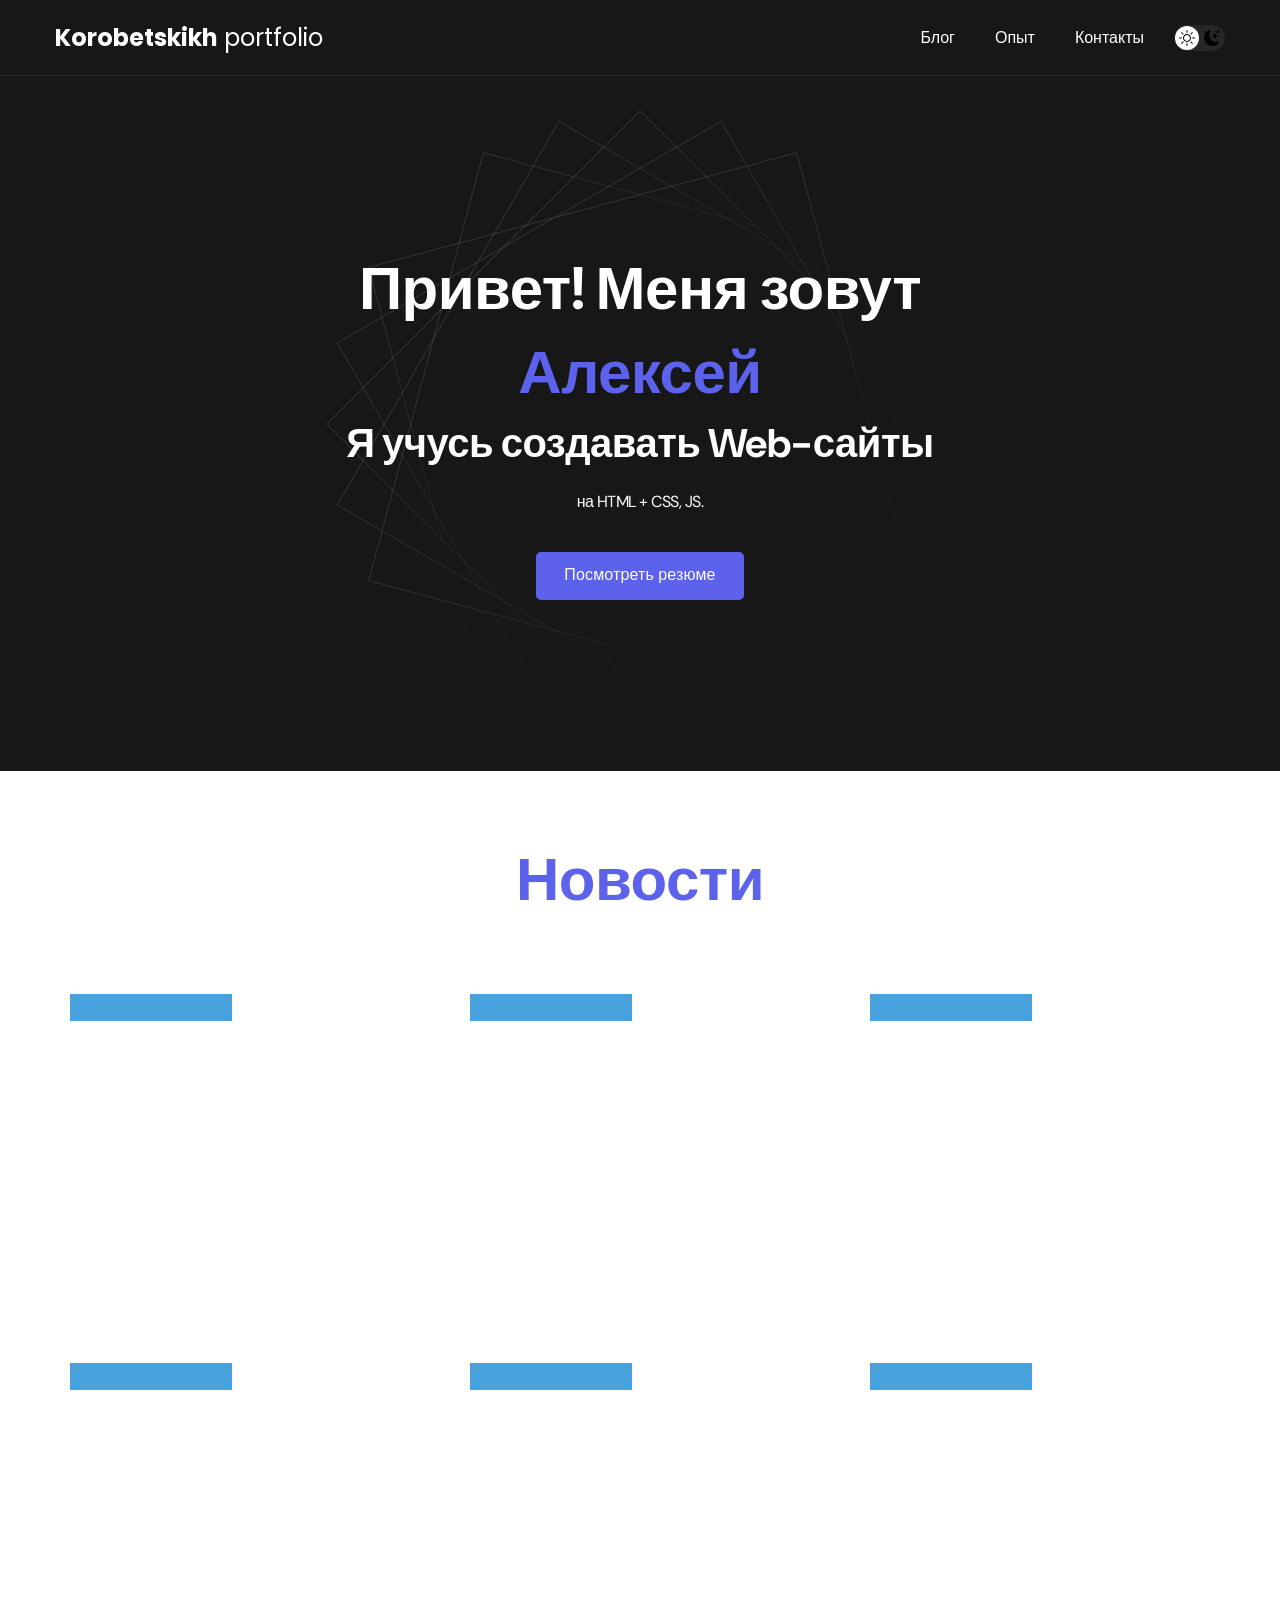
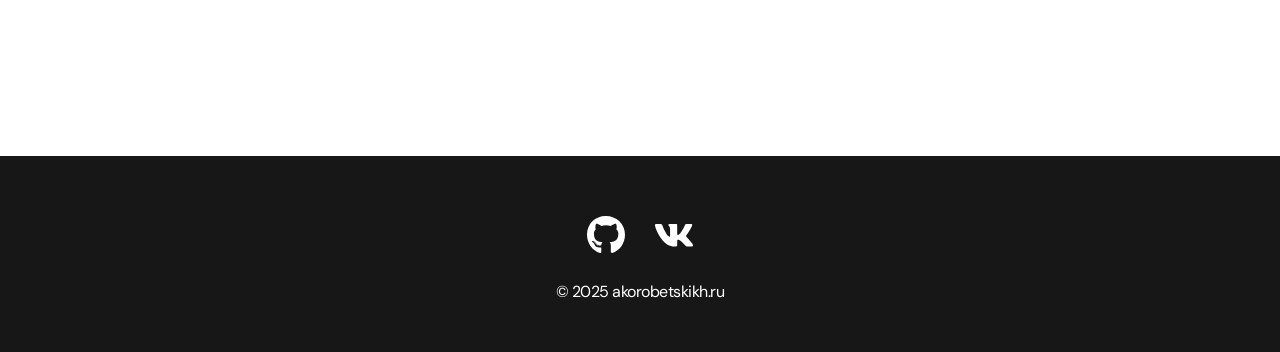
<file: index.html>
<!DOCTYPE html>
<html lang="en">

<head>
    <meta charset="UTF-8">
    <meta name="viewport" content="width=device-width, initial-scale=1.0">
    <title>Korobetskikh Portfolio</title>
    <link rel="stylesheet" href="./css/main.css">
</head>

<body>
    <nav class="nav">
        <div class="container">
            <div class="nav-row">
                <a href="./index.html" class="logo"><strong>Korobetskikh</strong> portfolio</a>
                <button class="dark-mode-btn">
                    <img src="./img/icons/sun.svg" alt="Light mode" class="dark-mode-btn__icon">
                    <img src="./img/icons/moon.svg" alt="Dark mode" class="dark-mode-btn__icon">
                </button>
                <ul class="nav-list">
                    <li class="nav-list__item"><a href="./blog.html" class="nav-list__link">Блог</a></li>
                    <li class="nav-list__item"><a href="./skills.html" class="nav-list__link">Опыт</a></li>
                    <li class="nav-list__item"><a href="./contacts.html" class="nav-list__link">Контакты</a></li>
                </ul>
            </div>
        </div>
    </nav>

    <header class="header">
        <div class="header__wrapper">
            <h1 class="header__title">
                <strong>Привет! Меня зовут <em>Алексей</em></strong><br>
                Я учусь создавать Web-сайты
            </h1>
            <div class="header__text">
                <p>на HTML + CSS, JS.</p>
            </div>
            <a href="./img/projects/resume.pdf" class="btn">Посмотреть резюме</a>
        </div>
    </header>

    <main class="section">
        <div class="container">
            <h2 class="title-1">Новости</h2>
            <ul class="projects">
                <li class="project">
                    <div class="project__category">Персональные данные</div>
                    <a href="https://www.consultant.ru/legalnews/29402/" target="_blank">
                        <img src="./img/projects/pdn1.jpeg" alt="pdn1" class="project__img">
                        <h3 class="project__title">Контроль за обработкой персональных данных: у ряда юрлиц и ИП
                            изменится категория риска с 5 сентября</h3>
                            <div class="project__hover-content">
                            <div class="project__hover-icon">📰</div>
                            <div class="project__hover-text">Читать статью</div>
                            <div class="project__hover-subtext">КонсультантПлюс</div>
                        </div>
                    </a>
                </li>
                <li class="project">
                    <div class="project__category">Персональные данные</div>
                    <a href="https://www.consultant.ru/legalnews/29343/" target="_blank">
                        <img src="./img/projects/pdn2.jpeg" alt="pdn2" class="project__img">
                        <h3 class="project__title">У операторов персональных данных станет больше обязанностей –
                            поправки Минцифры</h3>
                            <div class="project__hover-content">
                            <div class="project__hover-icon">📝</div>
                            <div class="project__hover-text">Читать статью</div>
                            <div class="project__hover-subtext">КонсультантПлюс</div>
                        </div>
                    </a>
                </li>
                <li class="project">
                    <div class="project__category">Персональные данные</div>
                    <a href="https://www.consultant.ru/legalnews/29204/" target="_blank">
                        <img src="./img/projects/pdn3.jpeg" alt="pdn3" class="project__img">
                        <h3 class="project__title">Добровольное обезличивание персональных данных: бизнесу нужно будет
                            соблюдать правила Роскомнадзора</h3>
                            <div class="project__hover-content">
                            <div class="project__hover-icon">🛡️</div>
                            <div class="project__hover-text">Читать статью</div>
                            <div class="project__hover-subtext">КонсультантПлюс</div>
                        </div>
                    </a>
                </li>
                <li class="project">
                    <div class="project__category">Персональные данные</div>
                    <a href="https://www.consultant.ru/legalnews/28832/" target="_blank">
                        <img src="./img/projects/pdn4.jpeg" alt="pdn4" class="project__img">
                        <h3 class="project__title">Национальный мессенджер и обработка персональных данных: опубликован
                            закон о значимых новшествах</h3>
                            <div class="project__hover-content">
                            <div class="project__hover-icon">💬</div>
                            <div class="project__hover-text">Читать статью</div>
                            <div class="project__hover-subtext">КонсультантПлюс</div>
                        </div>
                    </a>
                </li>
                <li class="project">
                    <div class="project__category">Персональные данные</div>
                    <a href="https://www.consultant.ru/legalnews/27142/" target="_blank">
                        <img src="./img/projects/pdn5.jpeg" alt="pdn5" class="project__img">
                        <h3 class="project__title">Новые штрафы за утечку персональных данных и другие нарушения при
                            работе с ними: закон опубликован</h3>
                            <div class="project__hover-content">
                            <div class="project__hover-icon">⚖️</div>
                            <div class="project__hover-text">Читать статью</div>
                            <div class="project__hover-subtext">КонсультантПлюс</div>
                        </div>
                    </a>
                </li>
                <li class="project">
                    <div class="project__category">Персональные данные</div>
                    <a href="https://www.consultant.ru/legalnews/27082/" target="_blank">
                        <img src="./img/projects/pdn6.jpeg" alt="pdn6" class="project__img">
                        <h3 class="project__title">Утечка персональных данных и другие нарушения операторов: поправки к
                            КоАП РФ прошли третье чтение</h3>
                            <div class="project__hover-content">
                            <div class="project__hover-icon">🔒</div>
                            <div class="project__hover-text">Читать статью</div>
                            <div class="project__hover-subtext">КонсультантПлюс</div>
                        </div>
                    </a>
                </li>
            </ul>
        </div>
    </main>

    <button class="scroll-to-top" aria-label="Наверх">↑</button>

    <script>

         // Анимация появления карточек при скролле
        const observerOptions = {
            threshold: 0.1,
            rootMargin: '0px 0px -50px 0px'
        };

        const observer = new IntersectionObserver((entries) => {
            entries.forEach(entry => {
                if (entry.isIntersecting) {
                    entry.target.classList.add('visible');
                }
            });
        }, observerOptions);

        // Инициализация при загрузке страницы
        document.addEventListener('DOMContentLoaded', () => {
            // Наблюдаем за карточками
            const projects = document.querySelectorAll('.project');
            projects.forEach(project => {
                observer.observe(project);
            });
       
            // Кнопка "Наверх"
            const scrollToTopBtn = document.querySelector('.scroll-to-top');
            
            window.addEventListener('scroll', () => {
                if (window.pageYOffset > 300) {
                    scrollToTopBtn.classList.add('visible');
                } else {
                    scrollToTopBtn.classList.remove('visible');
                }
            });

            scrollToTopBtn.addEventListener('click', () => {
                window.scrollTo({
                    top: 0,
                    behavior: 'smooth'
                });
            });

           // Добавляем эффект клика на карточки
            projects.forEach(project => {
                project.addEventListener('click', function(e) {
                    // Добавляем эффект "нажатия"
                    this.style.transform = 'scale(0.95)';
                    setTimeout(() => {
                        this.style.transform = '';
                    }, 150);
                });

                // Добавляем клавиатурную навигацию
                project.addEventListener('keypress', function(e) {
                    if (e.key === 'Enter' || e.key === ' ') {
                        const link = this.querySelector('a');
                        if (link) {
                            window.open(link.href, '_blank');
                        }
                    }
                });
            });

            // Добавляем tabindex для доступности
            projects.forEach(project => {
                project.setAttribute('tabindex', '0');
                project.setAttribute('role', 'article');
            });
        });

        // Плавный скролл для навигации
        document.querySelectorAll('a[href^="#"]').forEach(anchor => {
            anchor.addEventListener('click', function (e) {
                e.preventDefault();
                const target = document.querySelector(this.getAttribute('href'));
                if (target) {
                    target.scrollIntoView({
                        behavior: 'smooth',
                        block: 'start'
                    });
                }
            });
        }); 

    </script>

    <footer class="footer">
        <div class="container">
            <div class="footer__wrapper">
                <ul class="social">
                    <li class="social__item"><a href="https://github.com/AleNiKor"><img src="./img/icons/gitHub.svg"
                                alt="Link"></a></li>
                    <li class="social__item"><a href="https://vk.com/korobetskikh"><img src="./img/icons/vk.svg"
                                alt="Link"></a></li>
                </ul>
                <div class="copyright">
                    <p>© 2025 akorobetskikh.ru </p>
                </div>
            </div>
        </div>
    </footer>

    <script src="./js/main.js"></script>

</body>


</html>
</file>
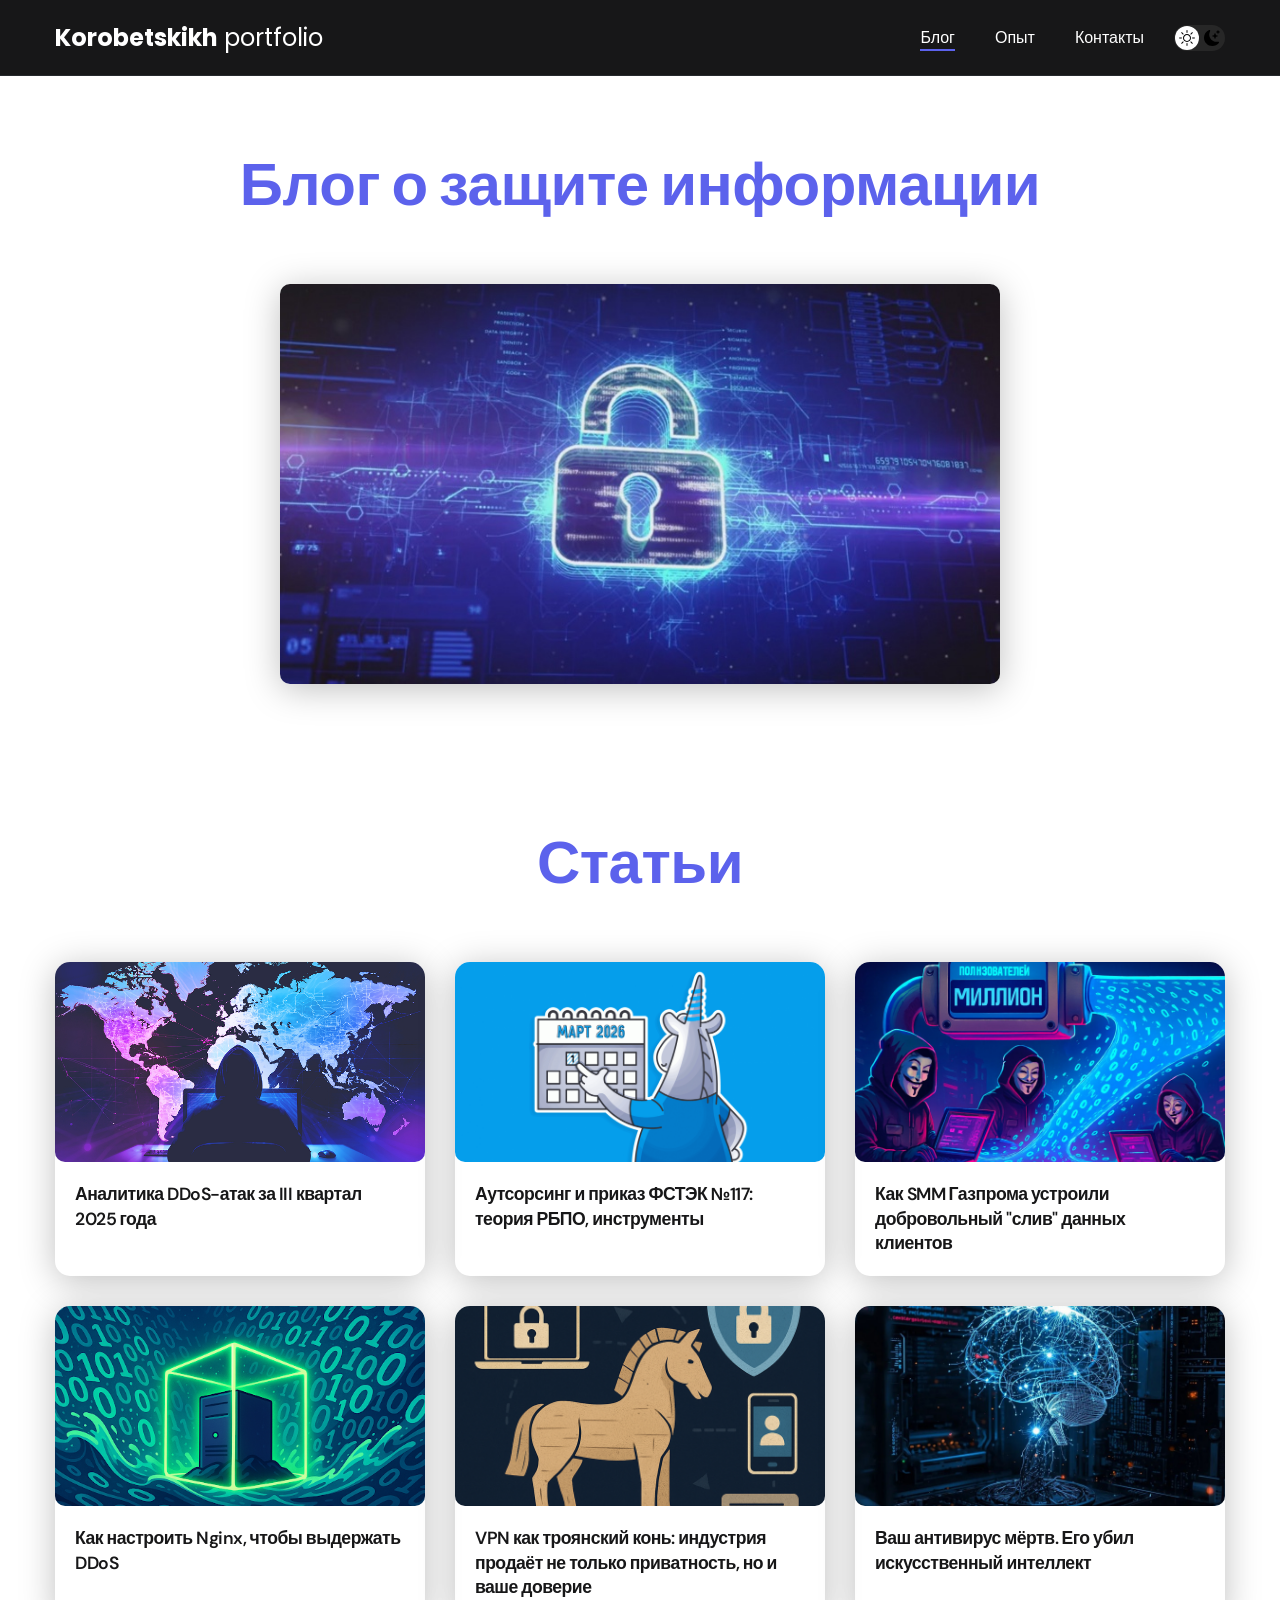
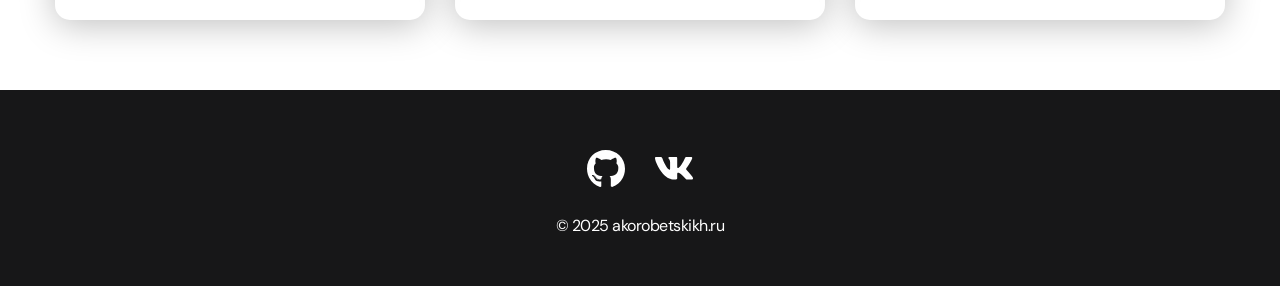
<file: blog.html>
<!DOCTYPE html>
<html lang="en">

<head>
    <meta charset="UTF-8">
    <meta name="viewport" content="width=device-width, initial-scale=1.0">
    <title>Korobetskikh Portfolio</title>
    <link rel="stylesheet" href="./css/main.css">
</head>

<body>
    <nav class="nav">
        <div class="container">
            <div class="nav-row">
                <a href="./index.html" class="logo"><strong>Korobetskikh</strong> portfolio</a>
                <button class="dark-mode-btn">
                    <img src="./img/icons/sun.svg" alt="Light mode" class="dark-mode-btn__icon">
                    <img src="./img/icons/moon.svg" alt="Dark mode" class="dark-mode-btn__icon">
                </button>
                <ul class="nav-list">
                    <li class="nav-list__item"><a href="./blog.html"
                            class="nav-list__link nav-list__link--active">Блог</a></li>
                    <li class="nav-list__item"><a href="./skills.html" class="nav-list__link">Опыт</a></li>
                    <li class="nav-list__item"><a href="./contacts.html" class="nav-list__link">Контакты</a></li>
                </ul>
            </div>
        </div>
    </nav>

    <main class="section">
        <div class="container">
            <div class="blog-details">
                <h1 class="title-1">Блог о защите информации</h1>
                <img src="./img/blog/banner-bg.jpeg" alt="Логотип" class="blog-details__cover">
            </div>
        </div>
    </main>

    <main class="section">
        <div class="container">
            <h2 class="title-1">Статьи</h2>
            <ul class="projects">
                <li class="project">
                    <a href="https://habr.com/ru/companies/garda/articles/967976/">
                        <img src="./img/blog/ib1.png" alt="ib1" class="project__img">
                        <h3 class="project__title">Аналитика DDoS-атак за III квартал 2025 года</h3>
                    </a>
                </li>
                <li class="project">
                    <a href="https://habr.com/ru/companies/pvs-studio/articles/967928/">
                        <img src="./img/blog/ib2.png" alt="ib2" class="project__img">
                        <h3 class="project__title">Аутсорсинг и приказ ФСТЭК №117: теория РБПО, инструменты</h3>
                    </a>
                </li>
                <li class="project">
                    <a href="https://habr.com/ru/articles/967420/">
                        <img src="./img/blog/ib3.png" alt="ib3" class="project__img">
                        <h3 class="project__title">Как SMM Газпрома устроили добровольный "слив" данных клиентов</h3>
                    </a>
                </li>
                <li class="project">
                    <a href="https://habr.com/ru/companies/wildberries/articles/959074/">
                        <img src="./img/blog/ib4.png" alt="ib4" class="project__img">
                        <h3 class="project__title">Как настроить Nginx, чтобы выдержать DDoS</h3>
                    </a>
                </li>
                <li class="project">
                    <a href="https://habr.com/ru/articles/966872/">
                        <img src="./img/blog/ib5.png" alt="ib5" class="project__img">
                        <h3 class="project__title">VPN как троянский конь: индустрия продаёт не только приватность, но и
                            ваше доверие</h3>
                    </a>
                </li>
                <li class="project">
                    <a href="https://habr.com/ru/companies/bothub/articles/966910/">
                        <img src="./img/blog/ib6.png" alt="ib6" class="project__img">
                        <h3 class="project__title">Ваш антивирус мёртв. Его убил искусственный интеллект</h3>
                    </a>
                </li>
            </ul>
        </div>
    </main>

    <button class="scroll-to-top" aria-label="Наверх">↑</button>

    <script>
        // Анимация появления элементов при скролле
        const observerOptions = {
            threshold: 0.1,
            rootMargin: '0px 0px -50px 0px'
        };

        const observer = new IntersectionObserver((entries) => {
            entries.forEach(entry => {
                if (entry.isIntersecting) {
                    entry.target.classList.add('visible');
                }
            });
        }, observerOptions);

        // Наблюдаем за элементами, которые должны появляться при скролле
        document.addEventListener('DOMContentLoaded', () => {
            // Анимируем заголовок
            const title = document.querySelector('.title-1');
            setTimeout(() => {
                title.classList.add('visible');
            }, 300);

            // Наблюдаем за карточками статей
            const trendPosts = document.querySelectorAll('.trends_post');
            trendPosts.forEach((post, index) => {
                observer.observe(post);
                // Добавляем задержку для последовательного появления
                post.style.transitionDelay = `${index * 0.1}s`;
            });

            // Кнопка "Наверх"
            const scrollToTopBtn = document.querySelector('.scroll-to-top');

            window.addEventListener('scroll', () => {
                if (window.pageYOffset > 300) {
                    scrollToTopBtn.classList.add('visible');
                } else {
                    scrollToTopBtn.classList.remove('visible');
                }
            });

            scrollToTopBtn.addEventListener('click', () => {
                window.scrollTo({
                    top: 0,
                    behavior: 'smooth'
                });
            });

            // Добавляем интерактивность карточкам
            trendPosts.forEach(post => {
                post.addEventListener('click', (e) => {
                    // Если клик не по ссылке, переходим по ссылке заголовка
                    if (e.target.tagName !== 'A') {
                        const link = post.querySelector('.trands_post_main-wrap_title');
                        if (link) {
                            window.location.href = link.href;
                        }
                    }
                });

                // Добавляем эффект при наведении на всю карточку
                post.style.cursor = 'pointer';
            });
        });

        // Плавный скролл для якорных ссылок
        document.querySelectorAll('a[href^="#"]').forEach(anchor => {
            anchor.addEventListener('click', function (e) {
                e.preventDefault();
                const target = document.querySelector(this.getAttribute('href'));
                if (target) {
                    target.scrollIntoView({
                        behavior: 'smooth',
                        block: 'start'
                    });
                }
            });
        });
    </script>

    <footer class="footer">
        <div class="container">
            <div class="footer__wrapper">
                <ul class="social">
                    <li class="social__item"><a href="https://github.com/AleNiKor"><img src="./img/icons/gitHub.svg"
                                alt="Link"></a></li>
                    <li class="social__item"><a href="https://vk.com/korobetskikh"><img src="./img/icons/vk.svg"
                                alt="Link"></a></li>
                </ul>
                <div class="copyright">
                    <p>© 2025 akorobetskikh.ru </p>
                </div>
            </div>
        </div>
    </footer>

    <script src="./js/main.js"></script>

</body>

</html>
</file>
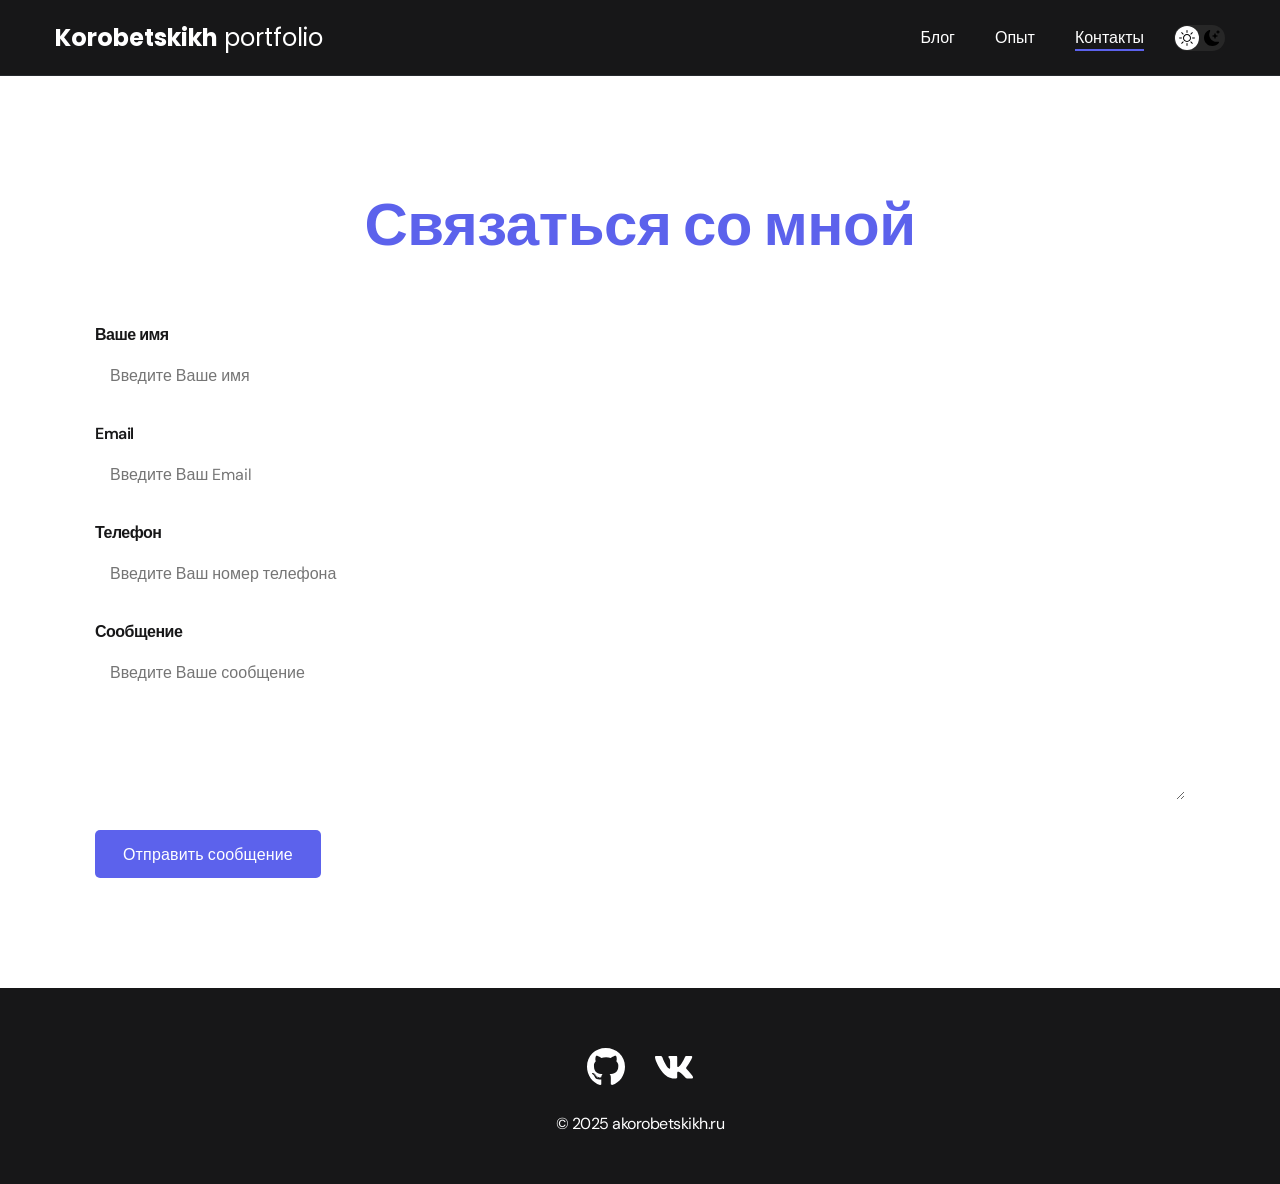
<file: contacts.html>
<!DOCTYPE html>
<html lang="en">

<head>
    <meta charset="UTF-8">
    <meta name="viewport" content="width=device-width, initial-scale=1.0">
    <title>Korobetskikh Portfolio</title>
    <link rel="stylesheet" href="./css/main.css">
</head>

<body>
    <nav class="nav">
        <div class="container">
            <div class="nav-row">
                <a href="./index.html" class="logo"><strong>Korobetskikh</strong> portfolio</a>
                <button class="dark-mode-btn">
                    <img src="./img/icons/sun.svg" alt="Light mode" class="dark-mode-btn__icon">
                    <img src="./img/icons/moon.svg" alt="Dark mode" class="dark-mode-btn__icon">
                </button>
                <ul class="nav-list">
                    <li class="nav-list__item"><a href="./blog.html" class="nav-list__link">Блог</a></li>
                    <li class="nav-list__item"><a href="./skills.html" class="nav-list__link">Опыт</a></li>
                    <li class="nav-list__item"><a href="./contacts.html"
                            class="nav-list__link nav-list__link--active">Контакты</a></li>
                </ul>
            </div>
        </div>
    </nav>

    <main class="section">
        <div class="container">
            <div class="contact-form">
                <h2 class="title-1">Связаться со мной</h2>
                <form id="feedback-form" method="post" action="#">
                    <div class="form-group">
                        <label for="name">Ваше имя</label>
                        <input type="text" id="name" required placeholder="Введите Ваше имя">
                    </div>
                    <div class="form-group">
                        <label for="email">Email</label>
                        <input type="email" id="email" required placeholder="Введите Ваш Email">
                    </div>
                    <div class="form-group">
                        <label for="phone">Телефон</label>
                        <input type="tel" id="phone" placeholder="Введите Ваш номер телефона">
                    </div>
                    <div class="form-group">
                        <label for="message">Сообщение</label>
                        <textarea id="message" name="message" rows="5" required
                            placeholder="Введите Ваше сообщение"></textarea>
                    </div>
                    <button type="submit" class="btn">Отправить сообщение</button>
                </form>
            </div>
        </div>
    </main>


    <footer class="footer">
        <div class="container">
            <div class="footer__wrapper">
                <ul class="social">
                    <li class="social__item"><a href="https://github.com/AleNiKor"><img src="./img/icons/gitHub.svg"
                                alt="Link"></a></li>
                    <li class="social__item"><a href="https://vk.com/korobetskikh"><img src="./img/icons/vk.svg"
                                alt="Link"></a></li>
                </ul>
                <div class="copyright">
                    <p>© 2025 akorobetskikh.ru </p>
                </div>
            </div>
        </div>
    </footer>

    <script src="./js/main.js"></script>

</body>

</html>
</file>
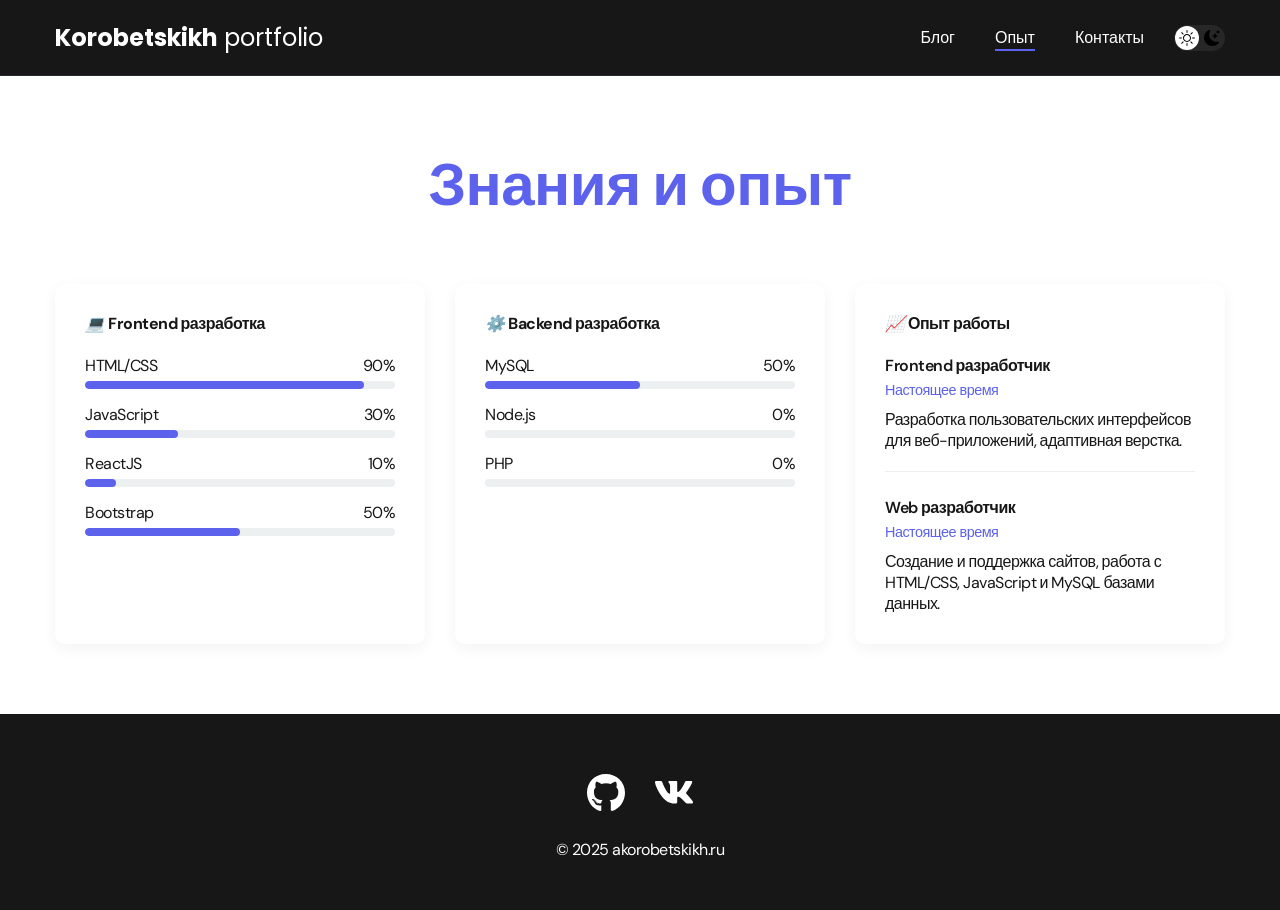
<file: skills.html>
<!DOCTYPE html>
<html lang="en">

<head>
    <meta charset="UTF-8">
    <meta name="viewport" content="width=device-width, initial-scale=1.0">
    <title>Korobetskikh Portfolio</title>
    <link rel="stylesheet" href="./css/main.css">
</head>

<body>
    <nav class="nav">
        <div class="container">
            <div class="nav-row">
                <a href="./index.html" class="logo"><strong>Korobetskikh</strong> portfolio</a>
                <button class="dark-mode-btn">
                    <img src="./img/icons/sun.svg" alt="Light mode" class="dark-mode-btn__icon">
                    <img src="./img/icons/moon.svg" alt="Dark mode" class="dark-mode-btn__icon">
                </button>
                <ul class="nav-list">
                    <li class="nav-list__item"><a href="./blog.html" class="nav-list__link">Блог</a></li>
                    <li class="nav-list__item"><a href="./skills.html"
                            class="nav-list__link nav-list__link--active">Опыт</a></li>
                    <li class="nav-list__item"><a href="./contacts.html" class="nav-list__link">Контакты</a></li>
                </ul>
            </div>
        </div>
    </nav>

    <main class="section">
        <div class="container">
            <h1 class="title-1">Знания и опыт</h1>
            <ul class="skills-list">
                <li class="skills-list__item">
                    <h2 class="title-2">
                        <i>💻</i> Frontend разработка
                    </h2>
                    <div class="skill-level">
                        <div class="skill-item">
                            <div class="skill-name">
                                <span>HTML/CSS</span>
                                <span>90%</span>
                            </div>
                            <div class="skill-bar">
                                <div class="skill-progress" style="width: 90%"></div>
                            </div>
                        </div>
                        <div class="skill-item">
                            <div class="skill-name">
                                <span>JavaScript</span>
                                <span>30%</span>
                            </div>
                            <div class="skill-bar">
                                <div class="skill-progress" style="width: 30%"></div>
                            </div>
                        </div>
                        <div class="skill-item">
                            <div class="skill-name">
                                <span>ReactJS</span>
                                <span>10%</span>
                            </div>
                            <div class="skill-bar">
                                <div class="skill-progress" style="width: 10%"></div>
                            </div>
                        </div>
                        <div class="skill-item">
                            <div class="skill-name">
                                <span>Bootstrap</span>
                                <span>50%</span>
                            </div>
                            <div class="skill-bar">
                                <div class="skill-progress" style="width: 50%"></div>
                            </div>
                        </div>
                    </div>
                </li>
                <li class="skills-list__item">
                    <h2 class="title-2">
                        <i>⚙️</i> Backend разработка
                    </h2>
                    <div class="skill-level">
                        <div class="skill-item">
                            <div class="skill-name">
                                <span>MySQL</span>
                                <span>50%</span>
                            </div>
                            <div class="skill-bar">
                                <div class="skill-progress" style="width: 50%"></div>
                            </div>
                        </div>
                        <div class="skill-item">
                            <div class="skill-name">
                                <span>Node.js</span>
                                <span>0%</span>
                            </div>
                            <div class="skill-bar">
                                <div class="skill-progress" style="width: 0%"></div>
                            </div>
                        </div>
                        <div class="skill-item">
                            <div class="skill-name">
                                <span>PHP</span>
                                <span>0%</span>
                            </div>
                            <div class="skill-bar">
                                <div class="skill-progress" style="width: 0%"></div>
                            </div>
                        </div>
                    </div>
                </li>
                <li class="skills-list__item">
                    <h2 class="title-2">
                        <i>📈</i> Опыт работы
                    </h2>
                    <div class="experience-item">
                        <div class="experience-title">Frontend разработчик</div>
                        <div class="experience-period">Настоящее время</div>
                        <div class="experience-description">
                            Разработка пользовательских интерфейсов для веб-приложений,
                            адаптивная верстка.
                        </div>
                    </div>
                    <div class="experience-item">
                        <div class="experience-title">Web разработчик</div>
                        <div class="experience-period">Настоящее время</div>
                        <div class="experience-description">
                            Создание и поддержка сайтов, работа с HTML/CSS,
                            JavaScript и MySQL базами данных.
                        </div>
                    </div>
                </li>
            </ul>
        </div>
    </main>


    <footer class="footer">
        <div class="container">
            <div class="footer__wrapper">
                <ul class="social">
                    <li class="social__item"><a href="https://github.com/AleNiKor"><img src="./img/icons/gitHub.svg"
                                alt="Link"></a></li>
                    <li class="social__item"><a href="https://vk.com/korobetskikh"><img src="./img/icons/vk.svg"
                                alt="Link"></a></li>
                </ul>
                <div class="copyright">
                    <p>© 2025 akorobetskikh.ru </p>
                </div>
            </div>
        </div>
    </footer>

    <script src="./js/main.js"></script>

</body>

</html>
</file>
<file: css/main.css>
@import "./reset.css";
@import url('https://fonts.googleapis.com/css2?family=DM+Sans:wght@400;500;700&family=Poppins:wght@400;500;700&display=swap');

:root {
    --black: #171718;
    --black-border: #26292D;
    --write: #ffffff;
    --purple: #5C62EC;

    --text-color: var(--black);

    --dark-bg: var(--black);
    --dark-border: var(--black-border);
    --header-text: var(--write);
    --accent: var(--purple);

    /* Light mode */
    --page-bg: var(--write);
    --text-color: var(--black);

    --title-1: var(--accent);

    --project-card-bg: var(--white);
    --project-card-text: var(--black);
    --box-shadow: 0px 5px 35px rgba(0, 0, 0, 0.25);

    --skills-list-item: var(--write);
    --skills-list-item-text: var(--black);
}

.dark {
    /* Dark mode */
    --page-bg: #252526;
    --text-color: var(--white);

    --title-1: var(--write);

    --project-card-bg: var(--black);
    --project-card-text: var(--write);
    --box-shadow: 0px 5px 35px rgba(0, 0, 0, 0.8);

    --skills-list-item: var(--black);
    --skills-list-item-text: var(--write);
}

html, body {
    display: flex;
    flex-direction: column;
    min-height: 100vh;

    font-family: 'DM Sans', sans-serif;
    letter-spacing: -0.5px;
   
    /* Light mode */
    background-color: var(--page-bg);
    color: var(--text-color);
}

/* General */

.container {
    margin: 0 auto;
    padding: 0 15px;
    max-width: 1200px;
}

.none {
    display: none !important;    
}

.section {
    padding: 70px 0;
}

.title-1 {
    margin-bottom: 60px;
    font-size: 60px;
    font-weight: 700;
    line-height: 1.3;
    color: var(--title-1);
    text-align: center;
}

.title-2 {
    margin-bottom: 20px;
    font-style: 40px;
    line-height: 1.3;
    font-weight: 700;    
}

/* Nav */

.nav {
    padding: 20px 0;
    border-bottom: 1px solid var(--dark-border);
    background-color: var(--dark-bg);
    color: var(--header-text);
    letter-spacing: normal;
}

.nav-row {
    display: flex;
    justify-content: flex-end;
    align-items: center;
    column-gap: 30px;
    row-gap: 20px;
    flex-wrap: wrap;
}

.logo {
    margin-right: auto;
    color: var(--header-text);
    font-size: 24px;
    font-family: 'Poppins', sans-serif;
}

.logo strong {
    font-weight: 700;
}

.nav-list {
    display: flex;
    flex-wrap: wrap;
    row-gap: 10px;
    align-items: center;
    column-gap: 40px;
    font-size: 16px;
    font-weight: 500;
    font-family: 'Poppins', sans-serif;
}

.nav-list__link {
    color: var(--header-text);
    transition: opacity 0.2s ease-in;
}

.nav-list__link:hover {
    opacity: 0.8;
}

.nav-list__link--active {
    position: relative;
}

.nav-list__link--active::before {
    content: "";

    position: absolute;
    left: 0;
    top: 100%;

    display: block;
    height: 2px;
    width: 100%;
    background-color: var(--accent);
}

/* Dark mode btn */

.dark-mode-btn {
    order: 9;
    position: relative;
    display: flex;
    justify-content: space-between;
    width: 51px;
    height: 26px;
    padding: 5px;
    border-radius: 50px;
    background-color: #272727;

}

.dark-mode-btn::before {
    content: "";
    position: absolute;
    top: 1px;
    left: 1px;
    display: block;
    width: 24px;
    height: 24px;
    border-radius: 50%;
    background-color: var(--write);
    transition: left 0.2s ease-in;
}

.dark-mode-btn--active::before {
    left: 26px;
}

.dark-mode-btn__icon {
    position: relative;
    z-index: 9;
}

/* Header */

.header {
    padding: 40px 0;
    min-height: 695px;

    display: flex;
    justify-content: center;
    align-items: center;

    background-color: var(--dark-bg);
    background-image: url('./../img/header-bg.png');
    background-repeat: no-repeat;
    background-size: auto;
    background-position: center center;

    color: var(--header-text);
    text-align: center;
}

.header__wrapper {
    padding: 0 15px;
    max-width: 660px;
}

.header__title {
    margin-bottom: 20px;
    font-size: 40px;
    font-weight: 700;
    line-height: 1.4;
}

.header__title strong {
    font-size: 60px;
    font-weight: 700;
}

.header__title em {
    font-style: normal;
    color: var(--accent);
}

.header__text {
    margin-bottom: 40px;
    font-style: 18px;
    line-height: 1.333;
}

.header__text p + p {
    margin-top: 0.5em;
}

/* Btn */

.btn {
    display: inline-block;
    height: 48px;
    padding: 12px 28px;

    border-radius: 5px;
    background-color: var(--accent);
    color: var(--write);
    letter-spacing: 0.15px;
    font-size: 16px;
    font-weight: 500;
    transition: opacity 0.2s ease-in;
}

.btn:hover {
    opacity: 0.8;
}

.btn:active {
    position: relative;
    top: 1px;
}

/* Projects */

.projects {
    display: grid;
    grid-template-columns: repeat(auto-fit, minmax(350px, 1fr));
    gap: 30px;
    justify-content: center;
    flex-wrap: wrap;
    column-gap: 30px;
    row-gap: 30px;
}

.project {
    max-width: 370px;
    background-color: var(--project-card-bg);
    box-shadow: var(--box-shadow);
    transition: all 0.4s cubic-bezier(0.175, 0.885, 0.32, 1.275);
    border-radius: 15px;
    overflow: hidden;
    position: relative;
    opacity: 0;
    transform: translateY(30px);
}

.project.visible {
    opacity: 1;
    transform: translateY(0);
}

.project:hover {
    transform: translateY(-10px);
    box-shadow: 0 15px 40px rgba(0, 0, 0, 0.15);
}

.project:hover .project__img {
    transform: scale(1.1);
}

.project__img {
    width: 100%;
    height: 200px;
    object-fit: cover;
    transition: transform 0.5s ease;
    border-radius: 10px;
}

.project__title {
    padding: 20px;
    font-weight: 600;
    font-size: 1.1rem;
    line-height: 1.4;
    color: var(--project-card-text);
    transition: color 0.3s ease;
}

.project a {
    text-decoration: none;
    display: block;
    position: relative;
    overflow: hidden;
}

/* Эффект наложения при наведении */
.project a::after {
    content: '';
    position: absolute;
    top: 0;
    left: 0;
    right: 0;
    bottom: 0;
    background: linear-gradient(45deg, rgba(52, 152, 219, 0.9), rgba(155, 89, 182, 0.9));
    opacity: 0;
    transition: opacity 0.3s ease;
    z-index: 1;
}

.project:hover a::after {
    opacity: 1;
}

/* Текст при наведении */
.project__hover-content {
    position: absolute;
    top: 50%;
    left: 50%;
    transform: translate(-50%, -50%) scale(0.8);
    color: white;
    text-align: center;
    opacity: 0;
    transition: all 0.3s ease;
    z-index: 2;
    width: 80%;
}

.project:hover .project__hover-content {
    opacity: 1;
    transform: translate(-50%, -50%) scale(1);
}

.project__hover-text {
    font-size: 1.2rem;
    font-weight: 600;
    margin-bottom: 10px;
}

.project__hover-icon {
    font-size: 2rem;
    margin-bottom: 10px;
}

/* Индикатор категории */
    .project__category {
    position: absolute;
    top: 15px;
    left: 15px;
    background: #3498db;
    color: white;
    padding: 5px 12px;
    border-radius: 20px;
    font-size: 0.8rem;
    font-weight: 600;
    z-index: 2;
    opacity: 0.9;
}

/* Анимация загрузки */
    @keyframes fadeInUp {
    from {
        opacity: 0;
        transform: translateY(30px);
    }
    to {
        opacity: 1;
        transform: translateY(0);
    }
}

.project {
    animation: fadeInUp 0.6s ease forwards;
}

/* Задержки для последовательного появления */
.project:nth-child(1) { animation-delay: 0.1s; }
.project:nth-child(2) { animation-delay: 0.2s; }
.project:nth-child(3) { animation-delay: 0.3s; }
.project:nth-child(4) { animation-delay: 0.4s; }
.project:nth-child(5) { animation-delay: 0.5s; }
.project:nth-child(6) { animation-delay: 0.6s; }

/* Blog */

.blog-details {
    margin: 0 auto;
    max-width: 865px;
    display: flex;
    flex-direction: column;
    align-items: center;
}

.blog-details__cover {
    max-width: 100%;
    max-height: 400px;
    object-fit: cover;
    border-radius: 10px;
    transition: transform 0.5s ease;
    box-shadow: 0px 5px 35px rgba(0, 0, 0, 0.25);
}

.blog-details__cover:hover {
    transform: scale(1.01);
}

/* Кнопка "Наверх" */
.scroll-to-top {
    position: fixed;
    bottom: 30px;
    right: 30px;
    width: 50px;
    height: 50px;
    background: var(--purple);
    color: white;
    border: none;
    border-radius: 50%;
    cursor: pointer;
    display: flex;
    align-items: center;
    justify-content: center;
    font-size: 1.5rem;
    box-shadow: 0 3px 10px rgba(0, 0, 0, 0.2);
    opacity: 0;
    visibility: hidden;
    transition: all 0.3s ease;
    z-index: 1000;
}

.scroll-to-top.visible {
    opacity: 1;
    visibility: visible;
}

.scroll-to-top:hover {
    background: #2980b9;
    transform: translateY(-3px);
}

/* Content list */

.content-list {
    margin: 0 auto;
    max-width: 570px;
    display: flex;
    flex-direction: column;
    align-items: center;
    row-gap: 40px;
    text-align: center;
}

.content-list a {
    color: var(--accent);
}

.content-list__item {
    font-style: 18px;
    line-height: 1.5;
}

.content-list__item p + p {
    margin-top: 0.5em;
}

/* Skills */

    .skills-list {
    display: grid;
    grid-template-columns: repeat(auto-fit, minmax(300px, 1fr));
    gap: 30px;
    list-style: none;
}
        
    .skills-list__item {
    background-color: var(--skills-list-item);
    border-radius: 10px;
    padding: 30px;
    box-shadow: 0 5px 15px rgba(0, 0, 0, 0.05);
    transition: transform 0.3s ease, box-shadow 0.3s ease;
    color: var(--skills-list-item-text);
}
        
    .skills-list__item:hover {
    transform: translateY(-5px);
    box-shadow: 0 10px 25px rgba(0, 0, 0, 0.1);
}

    .skills-container {
    display: flex;
    flex-wrap: wrap;
    gap: 10px;
}
        
    .skill-tag {
    background-color: #e1f0fa;
    color: var(--purple);
    padding: 8px 15px;
    border-radius: 20px;
    font-size: 0.9rem;
    font-weight: 500;
    transition: all 0.3s ease;
}
        
    .skill-tag:hover {
    background: var(--purple);
    color: white;
    transform: scale(1.05);
}
        
    .skill-level {
    margin-top: 15px;
    }
        
    .skill-item {
    margin-bottom: 15px;
}
        
    .skill-name {
    display: flex;
    justify-content: space-between;
    margin-bottom: 5px;
}
        
    .skill-bar {
    height: 8px;
    background: #ecf0f1;
    border-radius: 4px;
    overflow: hidden;
}
        
    .skill-progress {
    height: 100%;
    background: var(--purple);
    border-radius: 4px;
    transition: width 1s ease-in-out;
}

.experience-item {
    margin-bottom: 25px;
    padding-bottom: 20px;
    border-bottom: 1px solid #eee;
}
        
.experience-item:last-child {
    border-bottom: none;
    margin-bottom: 0;
    padding-bottom: 0;
}
        
.experience-title {
    font-weight: 600;
    color: var(--skills-list-item-text);
    margin-bottom: 5px;
}
        
.experience-period {
    color: var(--purple);
    font-size: 0.9rem;
    margin-bottom: 10px;
}
        
.experience-description {
    color: var(--skills-list-item-text);
}

/* Контакты */
        
.contact-form {
    background: var(--page-bg);
    padding: 40px;
    border-radius: 10px;
    box-shadow: 0 5px 15px rgba(255, 255, 255, 0.5);
}
        
.form-group {
    margin-bottom: 25px;
}
        
.form-group label {
    display: block;
    margin-bottom: 8px;
    font-weight: 600;
}
        
.form-group input,
.form-group textarea {
    width: 100%;
    padding: 12px 15px;
    border: 2px solid --write;
    border-radius: 6px;
    font-size: 1rem;
    background-color: var(--write);
    transition: all 0.2s ease;
}
        
.form-group textarea {
    height: 150px;
    resize: vertical;
}

/* Footer */

.footer {
    margin-top: auto;
    padding: 60px 0 50px;
    background-color: var(--dark-bg);
    color: var(--header-text);
}

.footer__wrapper {
    display: flex;
    flex-direction: column;
    align-items: center;
    row-gap: 27px;    
}

.social {
    display: flex;
    column-gap: 30px;
    align-items: center;
}

.copyright {
    font-size: 16px;
}

.copyright p + p {
    margin-top: 0.5em;   
}

@media (max-width: 620px) {

    /* Header  */

    .header {
        min-height: unset;
    }
    .header__title {
        font-style: 30px;
    }
    .header__title strong {
        font-style: 40px;
    }

    /* Nav */

    .nav-row {
        justify-content: space-between;
    }
    .dark-mode-btn {
        order: 0;
    }

    /* General */

    .section {
        padding: 40px 0;
    }
    .title-1 {
        margin-bottom: 30px;
        font-size: 40px;
    }
    .title-2 {
        margin-bottom: 10px;
        font-size: 30px;
    }

    /* Projects */

    .project__title {
        font-size: 22px;
    }

    /* Content List */

    .content-list {
        row-gap: 20px;
    }
    .content-list__item {
        font-size: 16px;
    }

    /* Footer */

    .footer {
        padding: 40px 0 30px;
    }
    .footer__wrapper {
        row-gap: 20px;
    }

    /* Social */

    .social {
        column-gap: 20px;
    }
    .social__item {
        width: 28px;
    }
}
</file>
